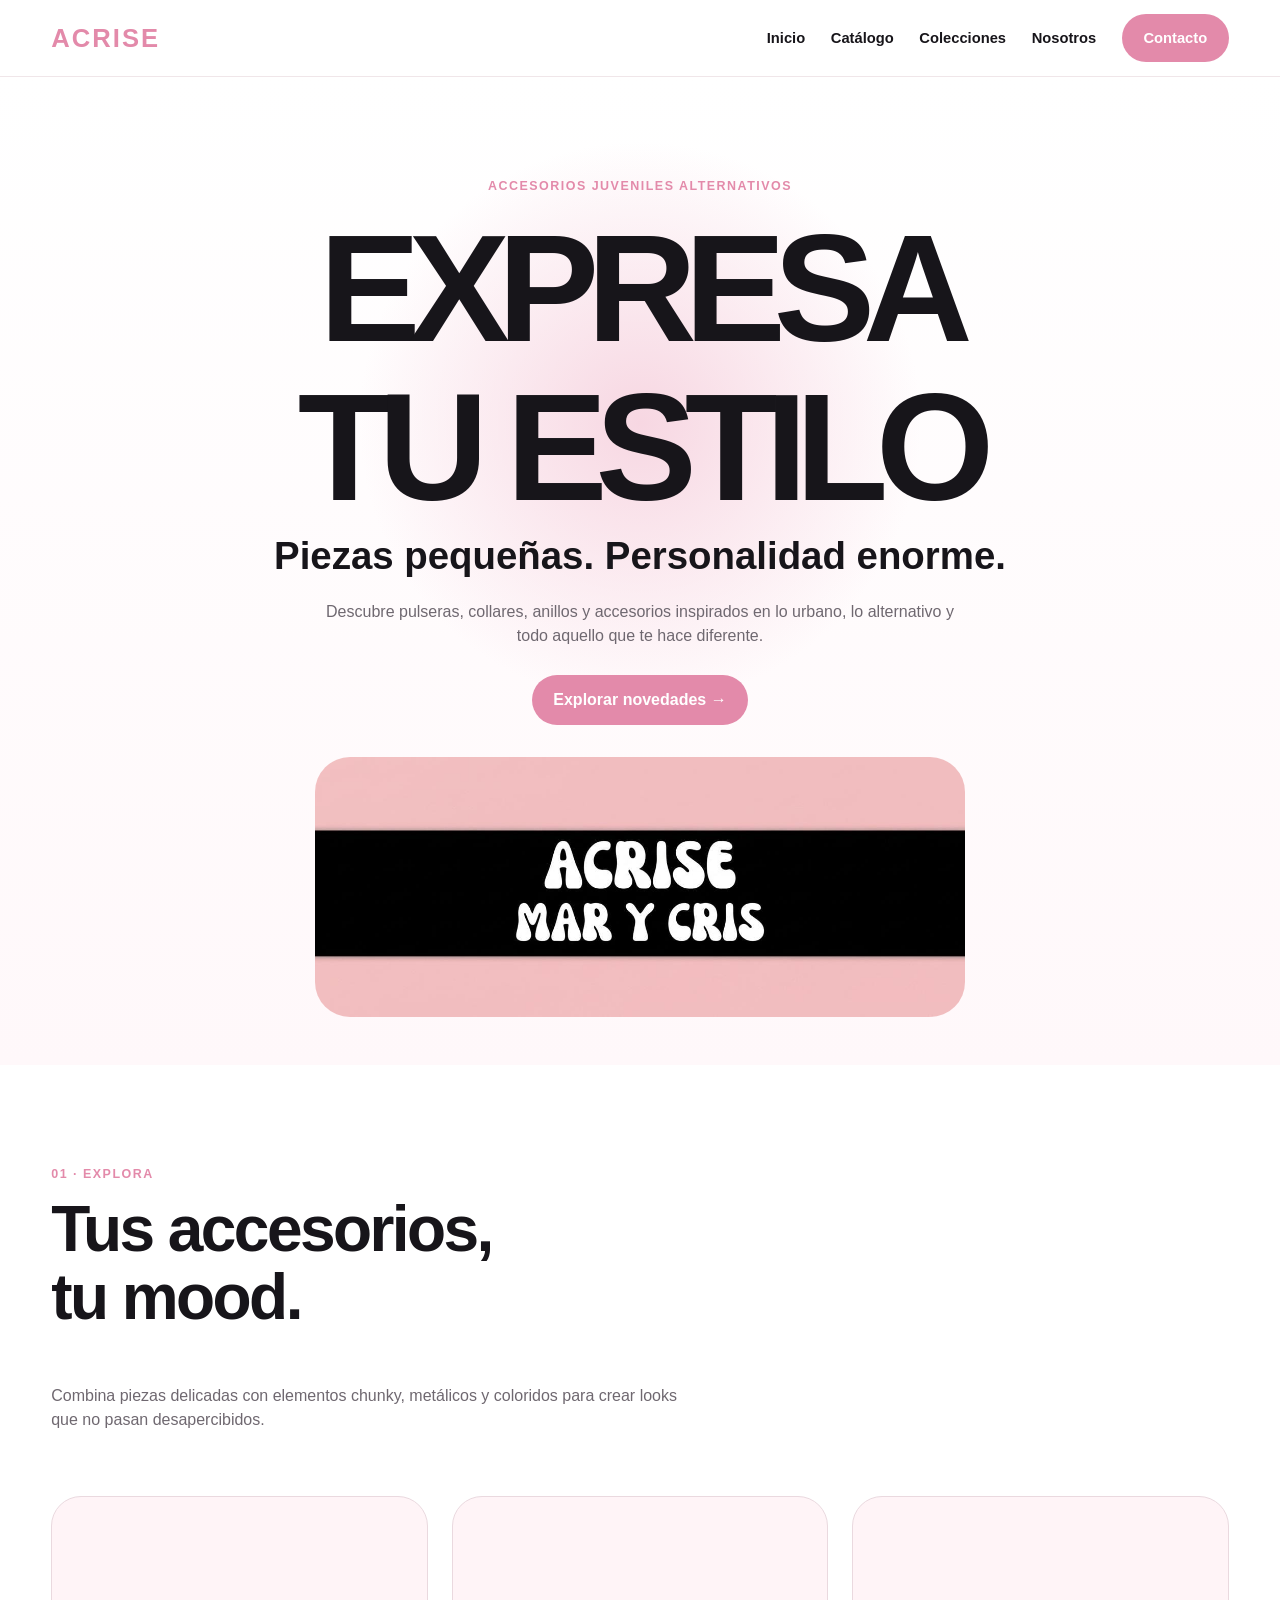
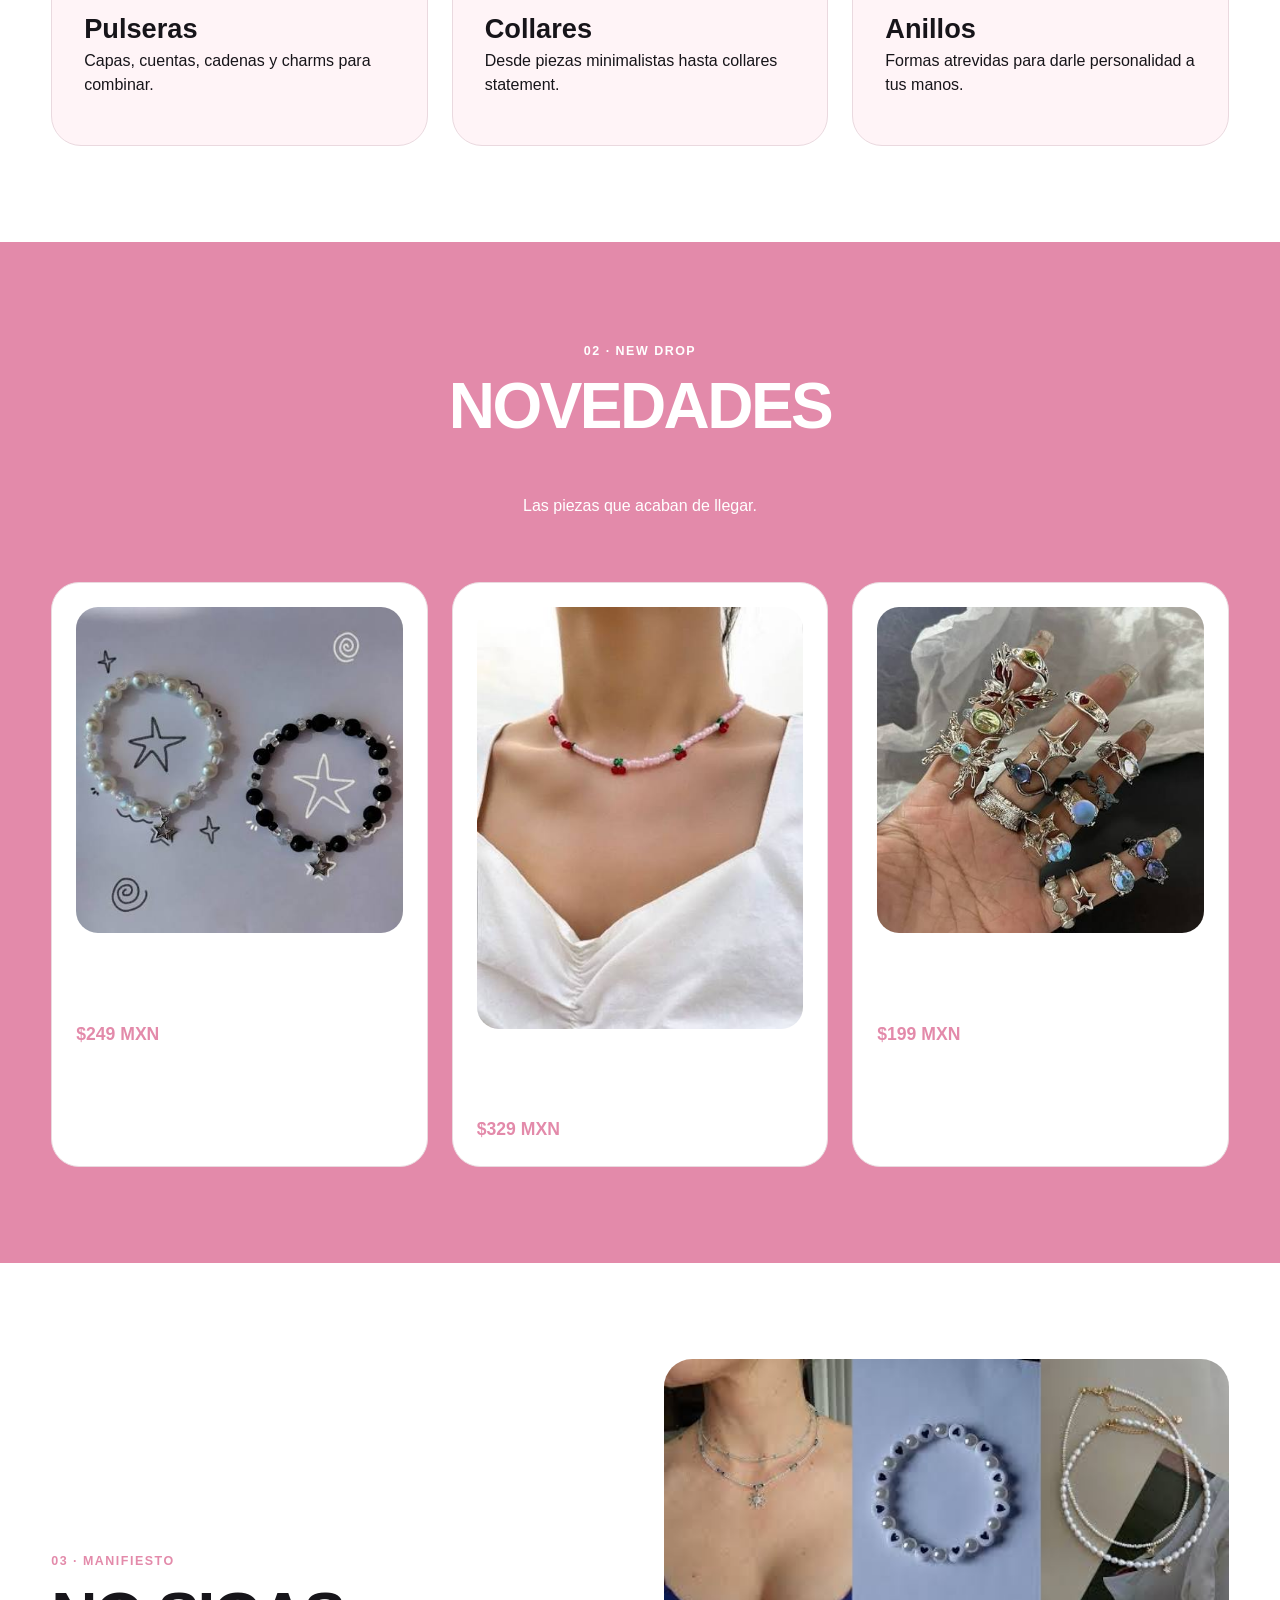
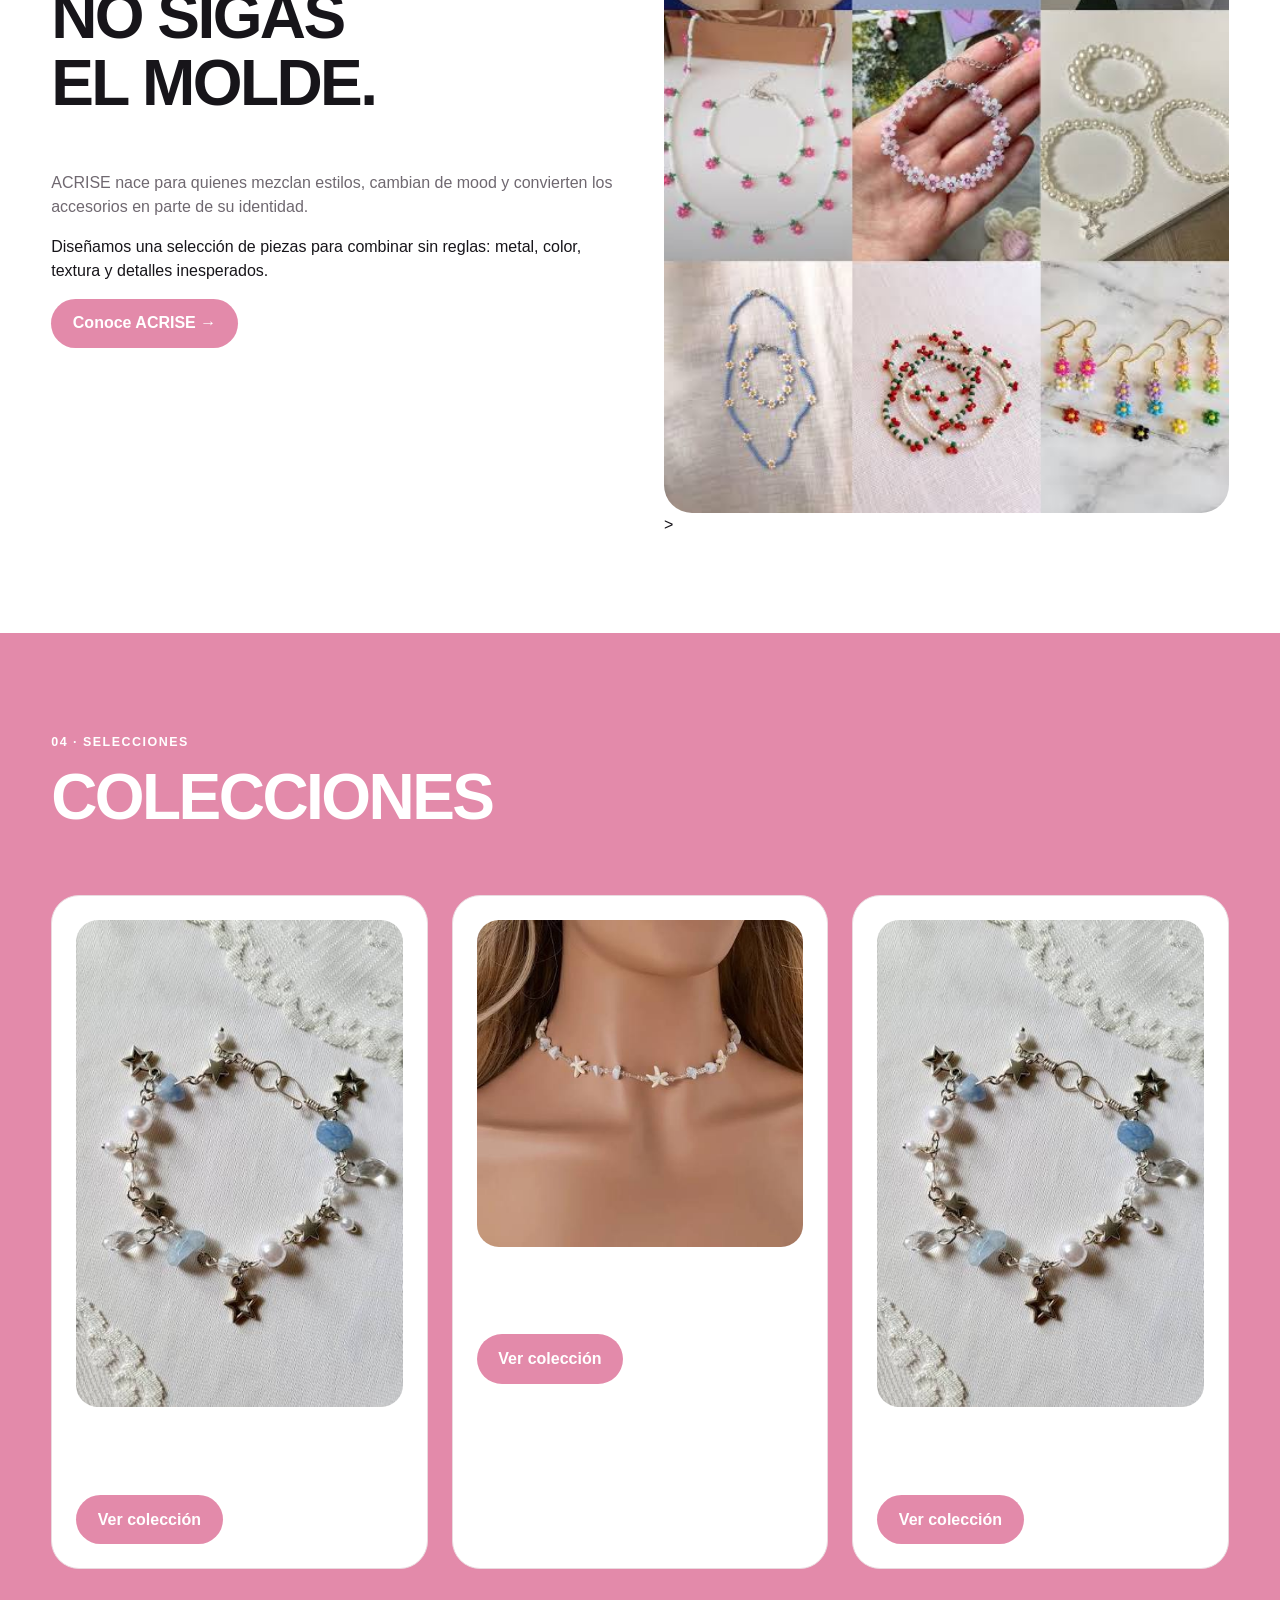
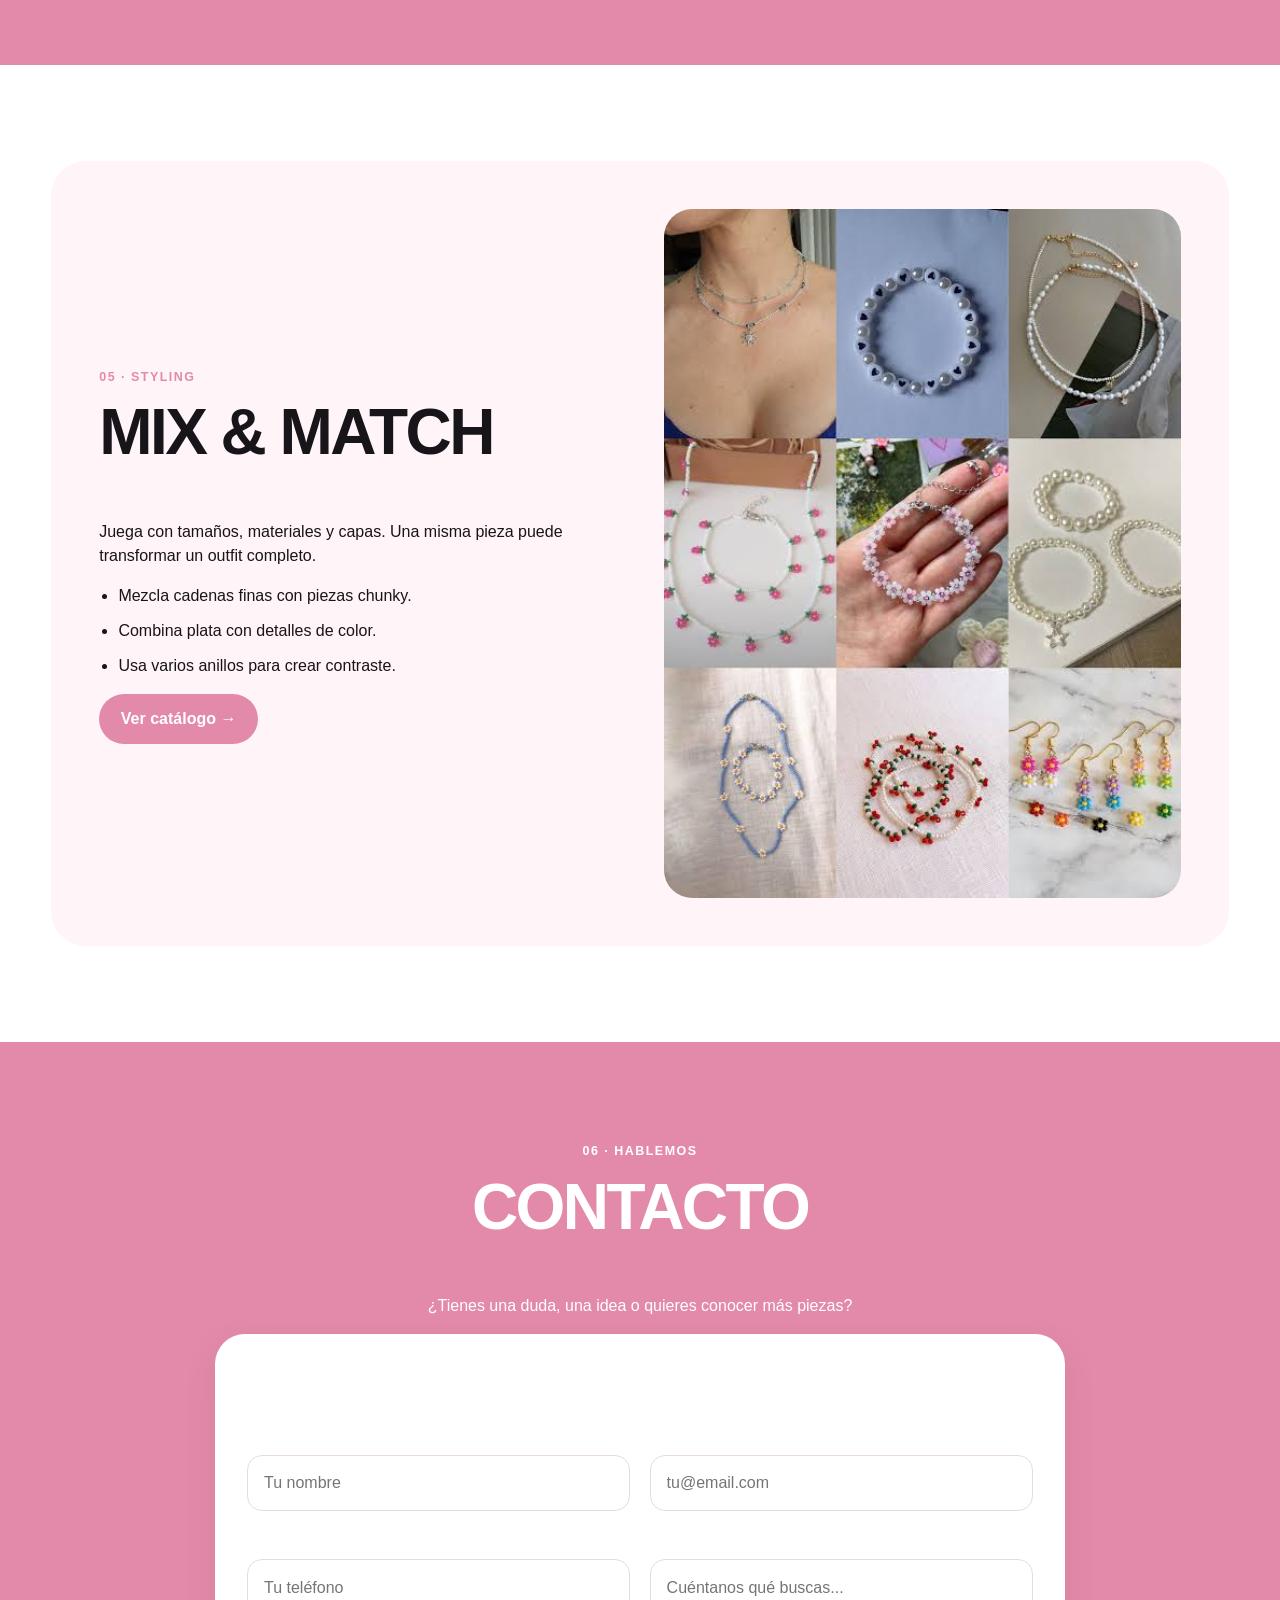
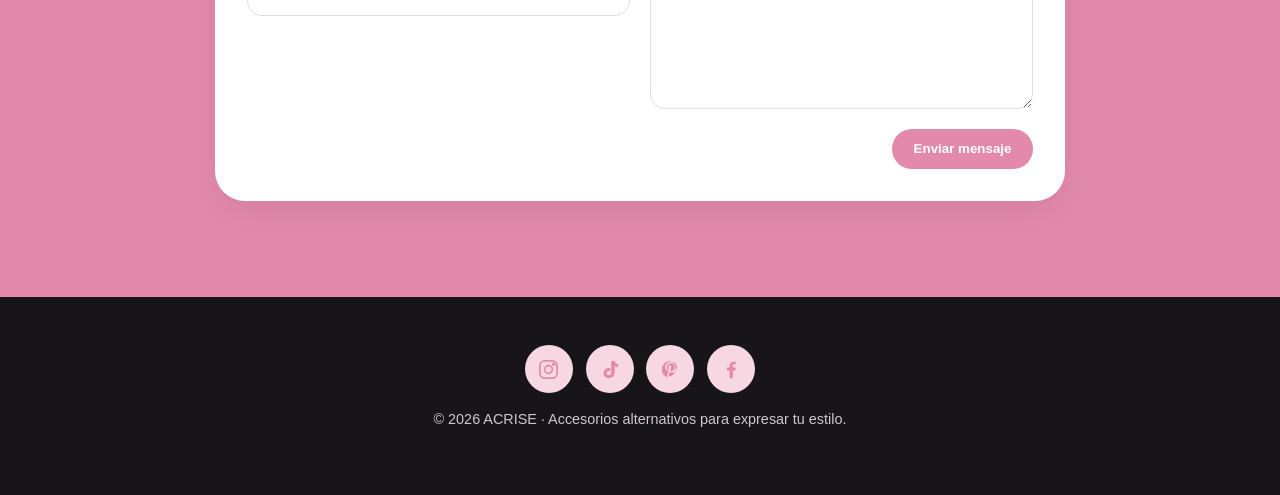
<file: proyecto/index.html>
<!DOCTYPE html>
<html lang="es">

<head>
    <meta charset="UTF-8">
    <meta name="viewport" content="width=device-width, initial-scale=1.0">

    <link rel="stylesheet" href="css/styles.css">

    <title>ACRISE | Accesorios Alternativos</title>
</head>

<body>

<header>

    <!-- ==================== NAVEGACIÓN ==================== -->

    <div class="nav-bg">

        <nav class="navegacion-principal contenedor">

            <a href="index.html" class="logo">
                ACRISE
            </a>

            <div class="menu">

                <a href="index.html">Inicio</a>

                <a href="catalogo.html">Catálogo</a>

                <a href="colecciones.html">Colecciones</a>

                <a href="nosotros.html">Nosotros</a>

                <a href="#contacto" class="boton">
                    Contacto
                </a>

            </div>

        </nav>

    </div>


    <!-- ==================== SECCIÓN 1 HERO ==================== -->

    <section class="hero">

        <div class="contenido-hero">

            <span class="etiqueta">
                Accesorios juveniles alternativos
            </span>

            <h1>
                EXPRESA<br>
                TU ESTILO
            </h1>

            <h2>
                Piezas pequeñas. Personalidad enorme.
            </h2>

            <p>
                Descubre pulseras, collares, anillos y accesorios
                inspirados en lo urbano, lo alternativo y todo aquello
                que te hace diferente.
            </p>

            <a href="#novedades" class="boton">
                Explorar novedades →
            </a>

            <!-- ESPACIO PARA IMAGEN -->

            <img
                src="img/hero..jpeg"
                alt="Accesorios juveniles alternativos"
                class="hero-img espacio-imagen"
            >

        </div>

    </section>


    <main>


        <!-- ==================== SECCIÓN 2 ==================== -->

        <section class="seccion" id="categorias">

            <div class="contenedor">

                <span class="etiqueta">
                    01 · Explora
                </span>

                <h2 class="titulo-seccion">
                    Tus accesorios,<br>
                    tu mood.
                </h2>

                <p class="subtitulo">
                    Combina piezas delicadas con elementos chunky,
                    metálicos y coloridos para crear looks que no
                    pasan desapercibidos.
                </p>


                <div class="grid-3 margen-arriba">


                    <article class="categoria">

                        <div>

                            <h3>
                                Pulseras
                            </h3>

                            <p>
                                Capas, cuentas, cadenas y charms
                                para combinar.
                            </p>

                        </div>

                    </article>


                    <article class="categoria">

                        <div>

                            <h3>
                                Collares
                            </h3>

                            <p>
                                Desde piezas minimalistas hasta
                                collares statement.
                            </p>

                        </div>

                    </article>


                    <article class="categoria">

                        <div>

                            <h3>
                                Anillos
                            </h3>

                            <p>
                                Formas atrevidas para darle
                                personalidad a tus manos.
                            </p>

                        </div>

                    </article>


                </div>

            </div>

        </section>



        <!-- ==================== SECCIÓN 3 ==================== -->

        <section class="seccion seccion-rosa" id="novedades">

            <div class="contenedor">

                <div class="texto-centro">

                    <span class="etiqueta etiqueta-blanca">
                        02 · New drop
                    </span>

                    <h2 class="titulo-seccion">
                        NOVEDADES
                    </h2>

                    <p>
                        Las piezas que acaban de llegar.
                    </p>

                </div>


                <div class="productos margen-arriba">


                    <article class="tarjeta">

                        <!-- ESPACIO PARA IMAGEN -->

                        <img
                            src="img/PULSERAS.jpg"
                            alt="Pulsera alternativa"
                            class="espacio-imagen"
                        >

                        <h3>
                            Pulse Rebel
                        </h3>

                        <p>
                            Cadena con cuentas y detalles metálicos.
                        </p>

                        <span class="precio">
                            $249 MXN
                        </span>

                    </article>



                    <article class="tarjeta">

                        <!-- ESPACIO PARA IMAGEN -->

                        <img
                            src="img/collar1.jpg"
                            alt="Collar alternativo"
                            class="espacio-imagen"
                        >

                        <h3>
                            Neon Chain
                        </h3>

                        <p>
                            Collar con detalles de color.
                        </p>

                        <span class="precio">
                            $329 MXN
                        </span>

                    </article>



                    <article class="tarjeta">

                        <!-- ESPACIO PARA IMAGEN -->

                     <img src="img/anillos1.jpg"
                            alt="Anillo alternativo"
                            class="espacio-imagen"
                        >

                        <h3>
                            Silver Chaos
                        </h3>

                        <p>
                            Anillo statement de acabado metálico.
                        </p>

                        <span class="precio">
                            $199 MXN
                        </span>

                    </article>


                </div>

            </div>

        </section>



        <!-- ==================== SECCIÓN 4 ==================== -->

        <section class="seccion" id="manifiesto">

            <div class="contenedor grid-2">

                <div>

                    <span class="etiqueta">
                        03 · Manifiesto
                    </span>

                    <h2 class="titulo-seccion">
                        NO SIGAS<br>
                        EL MOLDE.
                    </h2>

                    <p class="subtitulo">

                        ACRISE nace para quienes mezclan estilos,
                        cambian de mood y convierten los accesorios
                        en parte de su identidad.

                    </p>

                    <p>

                        Diseñamos una selección de piezas para
                        combinar sin reglas: metal, color,
                        textura y detalles inesperados.

                    </p>

                    <a href="nosotros.html" class="boton">
                        Conoce ACRISE →
                    </a>

                </div>


                <div>

                    <!-- ESPACIO PARA IMAGEN -->

                    <img
                    
                    src="img/COLLAGE PULSERAS.jpg"
                         alt="Collage de accesorios alternativos"
                        class="espacio-imagen"
>
                    >

                </div>

            </div>

        </section>



        <!-- ==================== SECCIÓN 5 ==================== -->

        <section class="seccion seccion-rosa" id="colecciones">

            <div class="contenedor">

                <span class="etiqueta etiqueta-blanca">
                    04 · Selecciones
                </span>

                <h2 class="titulo-seccion">
                    COLECCIONES
                </h2>


                <div class="grid-3 margen-arriba">


                    <article class="tarjeta">

                        <!-- ESPACIO PARA IMAGEN -->

                        <img
                            src="img/PULSERAS3.jpg"
                            alt="Colección urbana"
                            class="espacio-imagen"
                        >

                        <h3>
                            Urbana
                        </h3>

                        <p>
                            Metal, cadenas y energía nocturna.
                        </p>

                        <a href="colecciones.html" class="boton">
                            Ver colección
                        </a>

                    </article>



                    <article class="tarjeta">

                        <!-- ESPACIO PARA IMAGEN -->

                        <img
                            src="img/collar2.jpg"
                            alt="Colección Color Pop"
                            class="espacio-imagen"
                        >

                        <h3>
                            Color Pop
                        </h3>

                        <p>
                            Contrastes para looks más atrevidos.
                        </p>

                        <a href="colecciones.html" class="boton">
                            Ver colección
                        </a>

                    </article>



                    <article class="tarjeta">

                        <!-- ESPACIO PARA IMAGEN -->

                        <img
                            src="img/PULSERAS3.jpg"
                            alt="Colección Dark Mood"
                            class="espacio-imagen"
                        >

                        <h3>
                            Dark Mood
                        </h3>

                        <p>
                            Negro, plata y formas intensas.
                        </p>

                        <a href="colecciones.html" class="boton">
                            Ver colección
                        </a>

                    </article>


                </div>

            </div>

        </section>



        <!-- ==================== SECCIÓN 6 ==================== -->

        <section class="seccion" id="estilo">

            <div class="contenedor banner grid-2">

                <div>

                    <span class="etiqueta">
                        05 · Styling
                    </span>

                    <h2 class="titulo-seccion">
                        MIX & MATCH
                    </h2>

                    <p>

                        Juega con tamaños, materiales y capas.
                        Una misma pieza puede transformar un
                        outfit completo.

                    </p>


                    <ul class="lista">

                        <li>
                            Mezcla cadenas finas con piezas chunky.
                        </li>

                        <li>
                            Combina plata con detalles de color.
                        </li>

                        <li>
                            Usa varios anillos para crear contraste.
                        </li>

                    </ul>


                    <a href="catalogo.html" class="boton">
                        Ver catálogo →
                    </a>

                </div>


                <div>

                    <!-- ESPACIO PARA IMAGEN -->

                    <img
                        src="img/COLLAGE PULSERAS.jpg"
                        alt="Ideas para combinar accesorios"
                        class="espacio-imagen"
                    >

                </div>

            </div>

        </section>



        <!-- ==================== FORMULARIO ==================== -->

        <section class="seccion seccion-rosa" id="contacto">

            <div class="contenedor">

                <div class="texto-centro">

                    <span class="etiqueta etiqueta-blanca">
                        06 · Hablemos
                    </span>

                    <h2 class="titulo-seccion">
                        CONTACTO
                    </h2>

                    <p>
                        ¿Tienes una duda, una idea o quieres
                        conocer más piezas?
                    </p>

                </div>


                <form
                    action="#"
                    method="post"
                    class="formulario margen-arriba"
                >

                    <fieldset>

                        <legend>
                            Escríbenos
                        </legend>


                        <div class="contenedor-campos">


                            <div class="campo">

                                <label for="nombre">
                                    Nombre
                                </label>

                                <input
                                    id="nombre"
                                    name="nombre"
                                    class="input-text"
                                    type="text"
                                    placeholder="Tu nombre"
                                    required
                                >

                            </div>



                            <div class="campo">

                                <label for="correo">
                                    Correo
                                </label>

                                <input
                                    id="correo"
                                    name="correo"
                                    class="input-text"
                                    type="email"
                                    placeholder="tu@email.com"
                                    required
                                >

                            </div>



                            <div class="campo">

                                <label for="telefono">
                                    Teléfono
                                </label>

                                <input
                                    id="telefono"
                                    name="telefono"
                                    class="input-text"
                                    type="tel"
                                    placeholder="Tu teléfono"
                                >

                            </div>



                            <div class="campo">

                                <label for="mensaje">
                                    Mensaje
                                </label>

                                <textarea
                                    id="mensaje"
                                    name="mensaje"
                                    class="input-text"
                                    placeholder="Cuéntanos qué buscas..."
                                    required
                                ></textarea>

                            </div>



                            <div class="enviar">

                                <input
                                    type="submit"
                                    class="boton"
                                    value="Enviar mensaje"
                                >

                            </div>


                        </div>

                    </fieldset>

                </form>

            </div>

        </section>


    </main>



    <!-- ==================== FOOTER ==================== -->

    <footer>

        <div class="redes">


            <!-- INSTAGRAM -->

            <a
                class="iconos"
                href="https://www.instagram.com/acrise.m_c?igsh=amtjcXp2eW53dGZl"
                target="_blank"
                rel="noopener"
                aria-label="Instagram"
            >

                <svg
                    viewBox="0 0 24 24"
                    fill="none"
                    stroke="currentColor"
                    stroke-width="1.8"
                >

                    <rect
                        x="3"
                        y="3"
                        width="18"
                        height="18"
                        rx="5"
                    />

                    <circle
                        cx="12"
                        cy="12"
                        r="4"
                    />

                    <circle
                        cx="17.5"
                        cy="6.5"
                        r="1"
                    />

                </svg>

            </a>



            <!-- TIKTOK -->

            <a
                class="iconos"
                href="https://www.tiktok.com/@acrise.m_c?_r=1&_t=ZS-99kxvsCXmho"
                target="_blank"
                rel="noopener"
                aria-label="TikTok"
            >

                <svg
                    viewBox="0 0 24 24"
                    fill="currentColor"
                >

                    <path d="M14.5 3h3.1c.35 1.7 1.3 3 3.4 3.5v3.1c-1.4-.1-2.6-.5-3.6-1.2v6.4c0 4-2.8 6.2-6.2 6.2-3.1 0-5.4-2.1-5.4-5.1 0-3.2 2.6-5.4 5.9-5.4.4 0 .8 0 1.2.1v3.1c-.4-.1-.8-.2-1.2-.2-1.4 0-2.7.9-2.7 2.3 0 1.2.9 2.1 2.2 2.1 1.6 0 2.5-1 2.5-3V3z"/>

                </svg>

            </a>



            <!-- PINTEREST -->

            <a
                class="iconos"
                href="https://pin.it/3vZ4E8Hnh"
                target="_blank"
                rel="noopener"
                aria-label="Pinterest"
            >

                <svg
                    viewBox="0 0 24 24"
                    fill="currentColor"
                >

                    <path d="M12 3a9 9 0 0 0-3.3 17.37c-.08-1.48 0-3.26.38-4.68l1.08-4.56s-.27-.55-.27-1.36c0-1.28.74-2.24 1.67-2.24.79 0 1.17.59 1.17 1.3 0 .79-.5 1.96-.76 3.05-.22.91.46 1.65 1.36 1.65 1.63 0 2.88-1.72 2.88-4.2 0-2.2-1.58-3.74-3.84-3.74-2.62 0-4.16 1.97-4.16 4 0 .79.3 1.64.69 2.1.08.1.09.19.07.29l-.26 1.06c-.04.17-.14.21-.32.13-1.18-.55-1.91-2.27-1.91-3.65 0-2.97 2.16-5.7 6.23-5.7 3.27 0 5.82 2.33 5.82 5.45 0 3.25-2.05 5.87-4.9 5.87-.96 0-1.86-.5-2.17-1.1l-.59 2.24c-.21.81-.77 1.83-1.15 2.45.86.26 1.77.4 2.72.4A9 9 0 0 0 12 3z"/>

                </svg>

            </a>



            <!-- FACEBOOK -->

            <a
                class="iconos"
                href="https://www.facebook.com/share/19QEhTfT7v/"
                target="_blank"
                rel="noopener"
                aria-label="Facebook"
            >

                <svg
                    viewBox="0 0 24 24"
                    fill="currentColor"
                >

                    <path d="M13.4 21v-8h2.7l.4-3h-3.1V8.1c0-.87.24-1.46 1.5-1.46h1.7V4a22 22 0 0 0-2.48-.13c-2.45 0-4.13 1.5-4.13 4.26V10H7.2v3h2.8v8h3.4z"/>

                </svg>

            </a>


        </div>


        <p>
            © 2026 ACRISE · Accesorios alternativos para expresar tu estilo.
        </p>

    </footer>


</header>

</body>
</html>
</file>
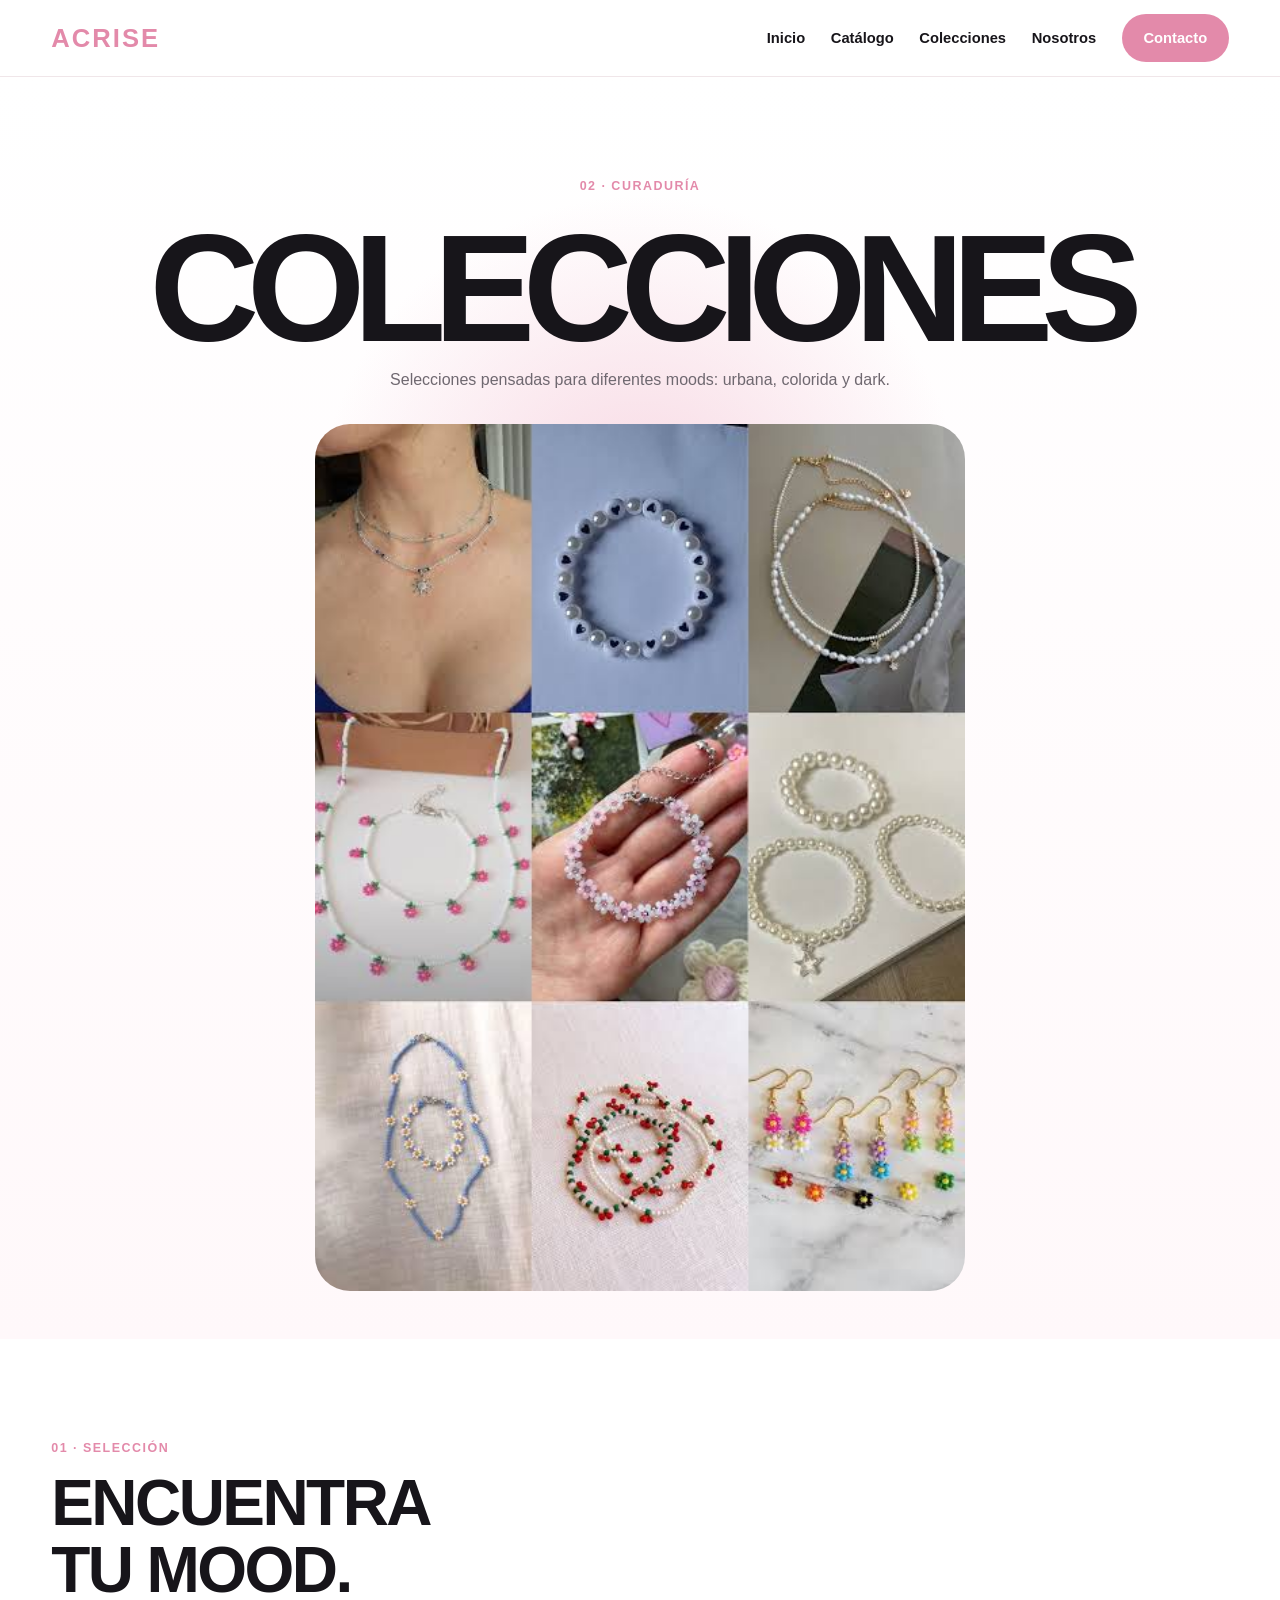
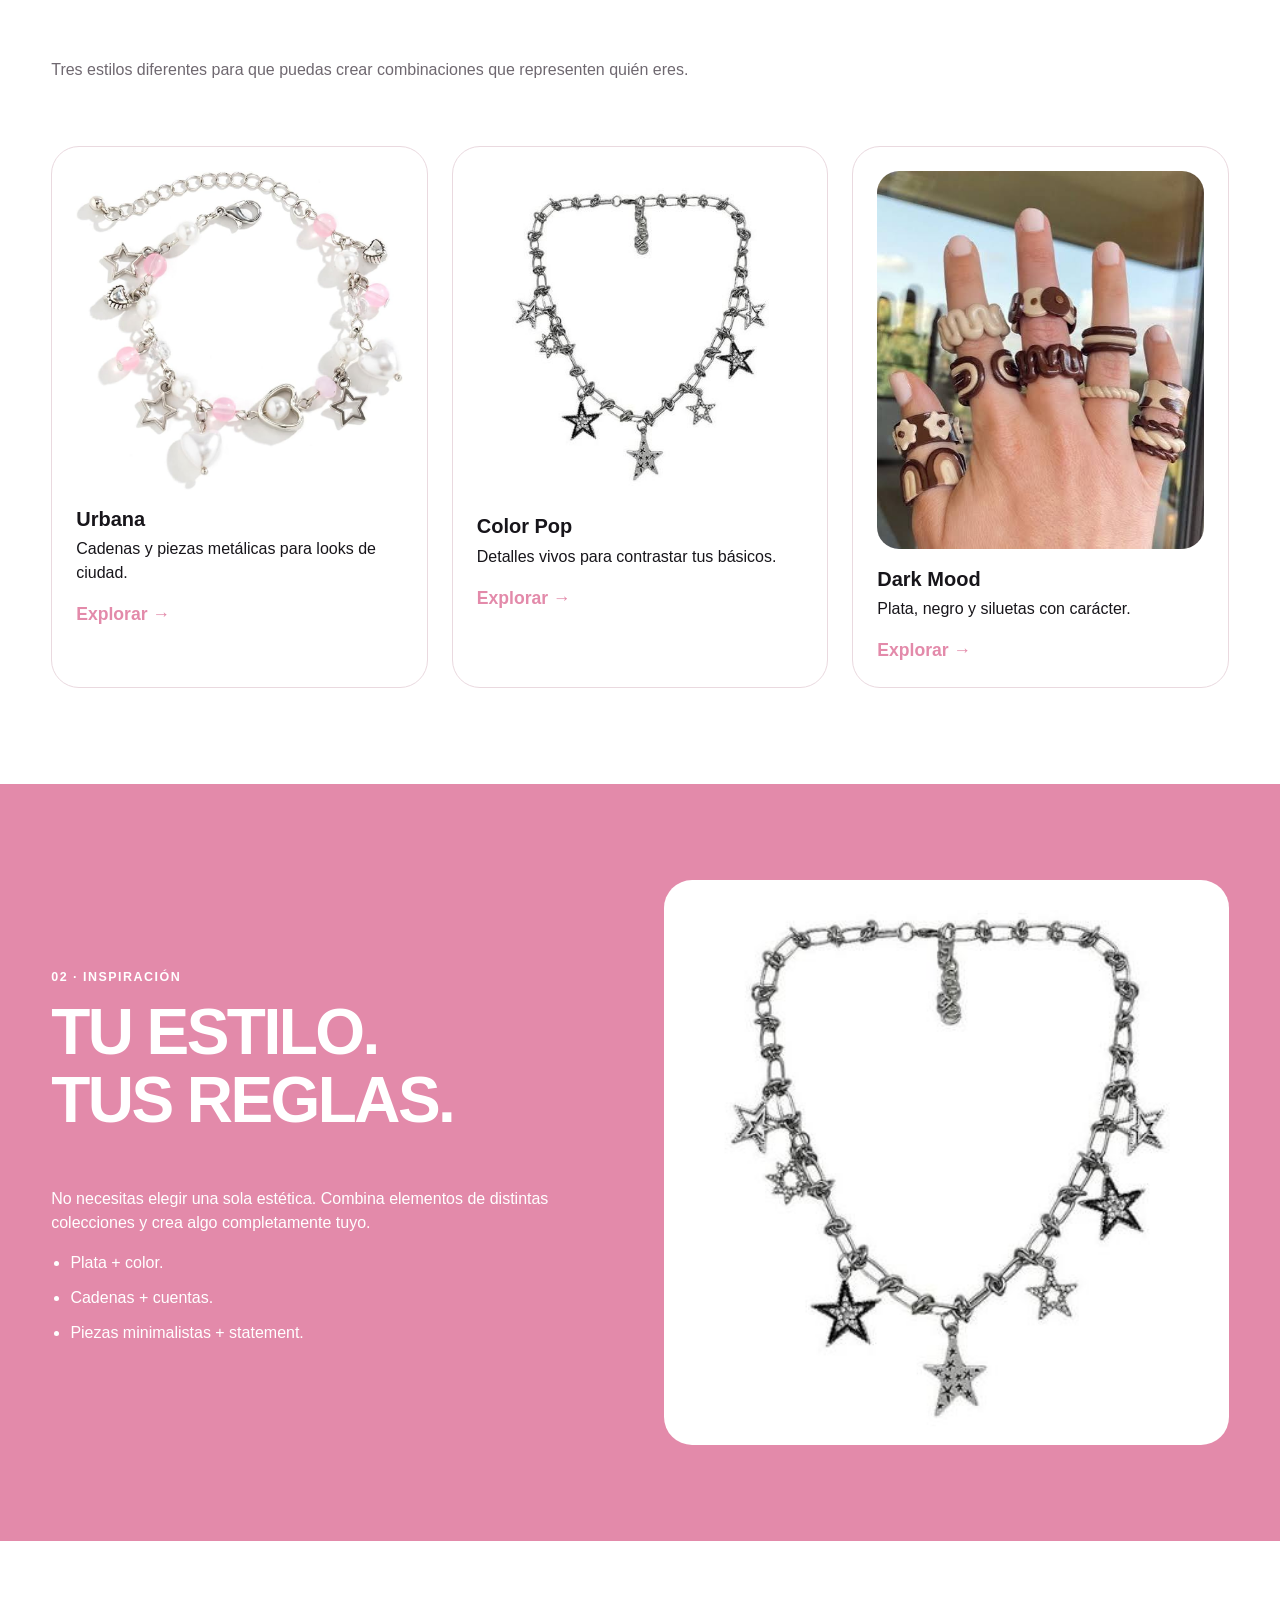
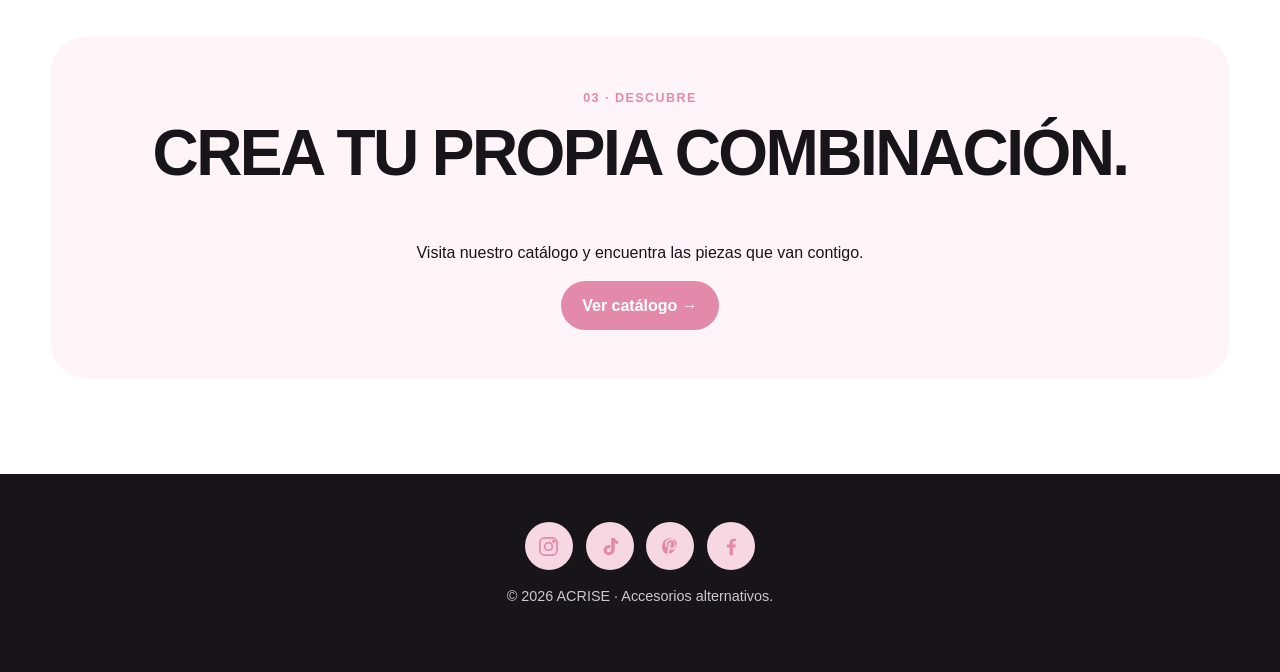
<file: proyecto/colecciones.html>
<!DOCTYPE html>
<html lang="es">

<head>

    <meta charset="UTF-8">

    <meta
        name="viewport"
        content="width=device-width, initial-scale=1.0"
    >

    <link
        rel="stylesheet"
        href="css/styles.css"
    >

    <title>ACRISE | Colecciones</title>

</head>

<body>

<header>


    <!-- ================= NAVEGACIÓN ================= -->

    <div class="nav-bg">

        <nav class="navegacion-principal contenedor">

            <a
                href="index.html"
                class="logo"
            >
                ACRISE
            </a>


            <div class="menu">

                <a href="index.html">
                    Inicio
                </a>

                <a href="catalogo.html">
                    Catálogo
                </a>

                <a href="colecciones.html">
                    Colecciones
                </a>

                <a href="nosotros.html">
                    Nosotros
                </a>

                <a
                    href="index.html#contacto"
                    class="boton"
                >
                    Contacto
                </a>

            </div>

        </nav>

    </div>



    <!-- ================= SECCIÓN 1 ================= -->

    <section class="hero">

        <div class="contenido-hero">

            <span class="etiqueta">
                02 · Curaduría
            </span>

            <h1>
                COLECCIONES
            </h1>

            <p>

                Selecciones pensadas para diferentes moods:
                urbana, colorida y dark.

            </p>


            <!-- ESPACIO PARA IMAGEN -->

            <img
                src="img/COLLAGE PULSERAS.jpg"
                alt="Colecciones ACRISE"
                class="hero-img espacio-imagen"
            >

        </div>

    </section>



    <main>


        <!-- ================= SECCIÓN 2 ================= -->

        <section class="seccion">

            <div class="contenedor">

                <span class="etiqueta">
                    01 · Selección
                </span>

                <h2 class="titulo-seccion">
                    ENCUENTRA<br>
                    TU MOOD.
                </h2>

                <p class="subtitulo">

                    Tres estilos diferentes para que puedas
                    crear combinaciones que representen quién eres.

                </p>


                <div class="productos margen-arriba">


                    <!-- URBANA -->

                    <article class="tarjeta">

                        <img
                            src="img/PULSERAS4.jpg"
                            alt="Colección Urbana"
                            class="espacio-imagen"
                        >

                        <h3>
                            Urbana
                        </h3>

                        <p>
                            Cadenas y piezas metálicas para
                            looks de ciudad.
                        </p>

                        <span class="precio">
                            Explorar →
                        </span>

                    </article>



                    <!-- COLOR -->

                    <article class="tarjeta">

                        <img
                            src="img/collares3.jpg"
                            alt="Colección Color Pop"
                            class="espacio-imagen"
                        >

                        <h3>
                            Color Pop
                        </h3>

                        <p>
                            Detalles vivos para contrastar
                            tus básicos.
                        </p>

                        <span class="precio">
                            Explorar →
                        </span>

                    </article>



                    <!-- DARK -->

                    <article class="tarjeta">

                        <img
                            src="img/anillos4.jpg"
                            alt="Colección Dark Mood"
                            class="espacio-imagen"
                        >

                        <h3>
                            Dark Mood
                        </h3>

                        <p>
                            Plata, negro y siluetas con carácter.
                        </p>

                        <span class="precio">
                            Explorar →
                        </span>

                    </article>


                </div>

            </div>

        </section>



        <!-- ================= SECCIÓN 3 ================= -->

        <section class="seccion seccion-rosa">

            <div class="contenedor grid-2">

                <div>

                    <span class="etiqueta etiqueta-blanca">
                        02 · Inspiración
                    </span>

                    <h2 class="titulo-seccion">
                        TU ESTILO.<br>
                        TUS REGLAS.
                    </h2>

                    <p>

                        No necesitas elegir una sola estética.
                        Combina elementos de distintas colecciones
                        y crea algo completamente tuyo.

                    </p>


                    <ul class="lista">

                        <li>
                            Plata + color.
                        </li>

                        <li>
                            Cadenas + cuentas.
                        </li>

                        <li>
                            Piezas minimalistas + statement.
                        </li>

                    </ul>

                </div>


                <div>

                    <!-- ESPACIO PARA IMAGEN -->

                    <img
                        src="img/collares3.jpg"
                        alt="Inspiración de colecciones"
                        class="espacio-imagen"
                    >

                </div>

            </div>

        </section>



        <!-- ================= CIERRE ================= -->

        <section class="seccion">

            <div class="contenedor banner texto-centro">

                <span class="etiqueta">
                    03 · Descubre
                </span>

                <h2 class="titulo-seccion">
                    CREA TU PROPIA COMBINACIÓN.
                </h2>

                <p>

                    Visita nuestro catálogo y encuentra
                    las piezas que van contigo.

                </p>

                <a
                    href="catalogo.html"
                    class="boton"
                >
                    Ver catálogo →
                </a>

            </div>

        </section>


    </main>



    <!-- ================= FOOTER ================= -->

    <footer>

        <div class="redes">

            <!-- INSTAGRAM -->

            <a
                class="iconos"
                href="https://www.instagram.com/acrise.m_c?igsh=amtjcXp2eW53dGZl"
                target="_blank"
                aria-label="Instagram"
            >

                <svg
                    viewBox="0 0 24 24"
                    fill="none"
                    stroke="currentColor"
                    stroke-width="1.8"
                >

                    <rect
                        x="3"
                        y="3"
                        width="18"
                        height="18"
                        rx="5"
                    />

                    <circle
                        cx="12"
                        cy="12"
                        r="4"
                    />

                    <circle
                        cx="17.5"
                        cy="6.5"
                        r="1"
                    />

                </svg>

            </a>



            <!-- TIKTOK -->

            <a
                class="iconos"
                href="https://www.tiktok.com/@acrise.m_c?_r=1&_t=ZS-99kxvsCXmho"
                target="_blank"
                aria-label="TikTok"
            >

                <svg
                    viewBox="0 0 24 24"
                    fill="currentColor"
                >

                    <path d="M14.5 3h3.1c.35 1.7 1.3 3 3.4 3.5v3.1c-1.4-.1-2.6-.5-3.6-1.2v6.4c0 4-2.8 6.2-6.2 6.2-3.1 0-5.4-2.1-5.4-5.1 0-3.2 2.6-5.4 5.9-5.4.4 0 .8 0 1.2.1v3.1c-.4-.1-.8-.2-1.2-.2-1.4 0-2.7.9-2.7 2.3 0 1.2.9 2.1 2.2 2.1 1.6 0 2.5-1 2.5-3V3z"/>

                </svg>

            </a>



            <!-- PINTEREST -->

            <a
                class="iconos"
                href="https://pin.it/3vZ4E8Hnh"
                target="_blank"
                aria-label="Pinterest"
            >

                <svg
                    viewBox="0 0 24 24"
                    fill="currentColor"
                >

                    <path d="M12 3a9 9 0 0 0-3.3 17.37c-.08-1.48 0-3.26.38-4.68l1.08-4.56s-.27-.55-.27-1.36c0-1.28.74-2.24 1.67-2.24.79 0 1.17.59 1.17 1.3 0 .79-.5 1.96-.76 3.05-.22.91.46 1.65 1.36 1.65 1.63 0 2.88-1.72 2.88-4.2 0-2.2-1.58-3.74-3.84-3.74-2.62 0-4.16 1.97-4.16 4 0 .79.3 1.64.69 2.1.08.1.09.19.07.29l-.26 1.06c-.04.17-.14.21-.32.13-1.18-.55-1.91-2.27-1.91-3.65 0-2.97 2.16-5.7 6.23-5.7 3.27 0 5.82 2.33 5.82 5.45 0 3.25-2.05 5.87-4.9 5.87-.96 0-1.86-.5-2.17-1.1l-.59 2.24c-.21.81-.77 1.83-1.15 2.45.86.26 1.77.4 2.72.4A9 9 0 0 0 12 3z"/>

                </svg>

            </a>



            <!-- FACEBOOK -->

            <a
                class="iconos"
                href="https://www.facebook.com/share/19QEhTfT7v/"
                target="_blank"
                aria-label="Facebook"
            >

                <svg
                    viewBox="0 0 24 24"
                    fill="currentColor"
                >

                    <path d="M13.4 21v-8h2.7l.4-3h-3.1V8.1c0-.87.24-1.46 1.5-1.46h1.7V4a22 22 0 0 0-2.48-.13c-2.45 0-4.13 1.5-4.13 4.26V10H7.2v3h2.8v8h3.4z"/>

                </svg>

            </a>

        </div>


        <p>
            © 2026 ACRISE · Accesorios alternativos.
        </p>

    </footer>


</header>

</body>
</html>
</file>
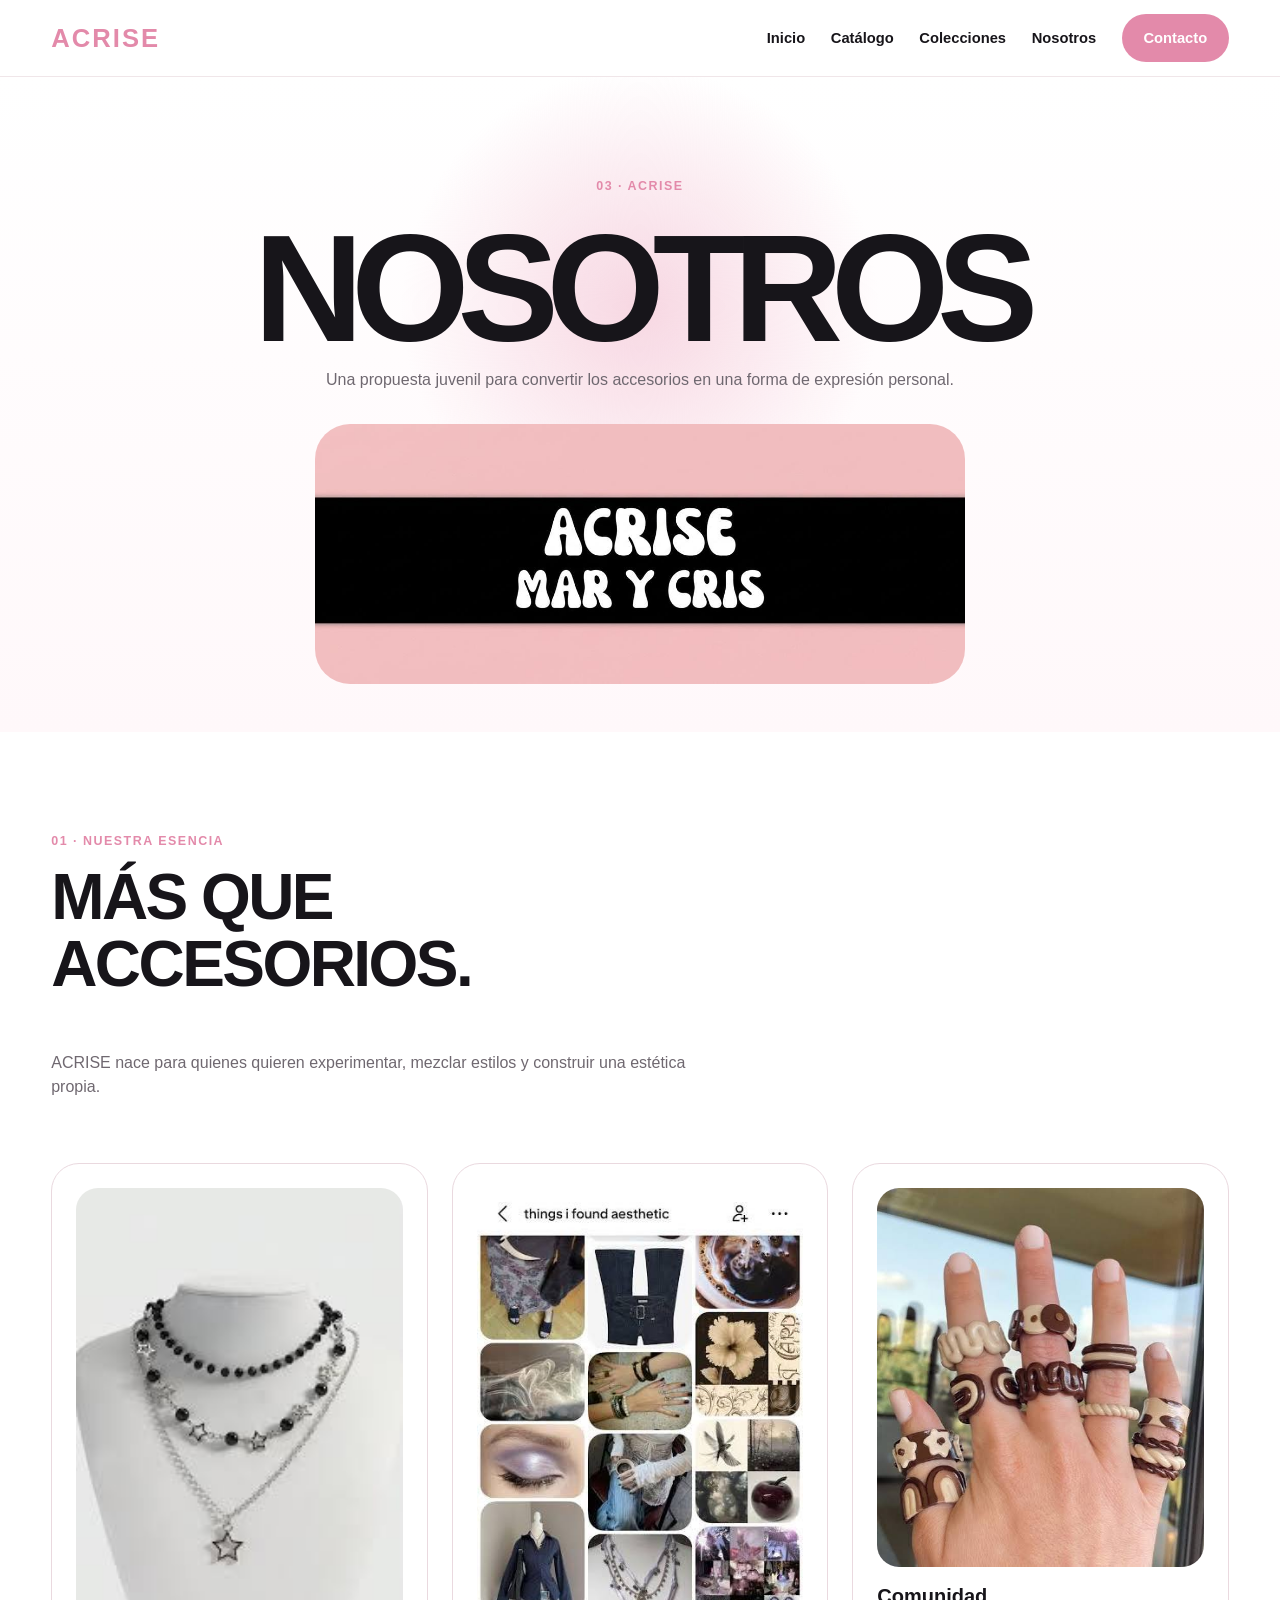
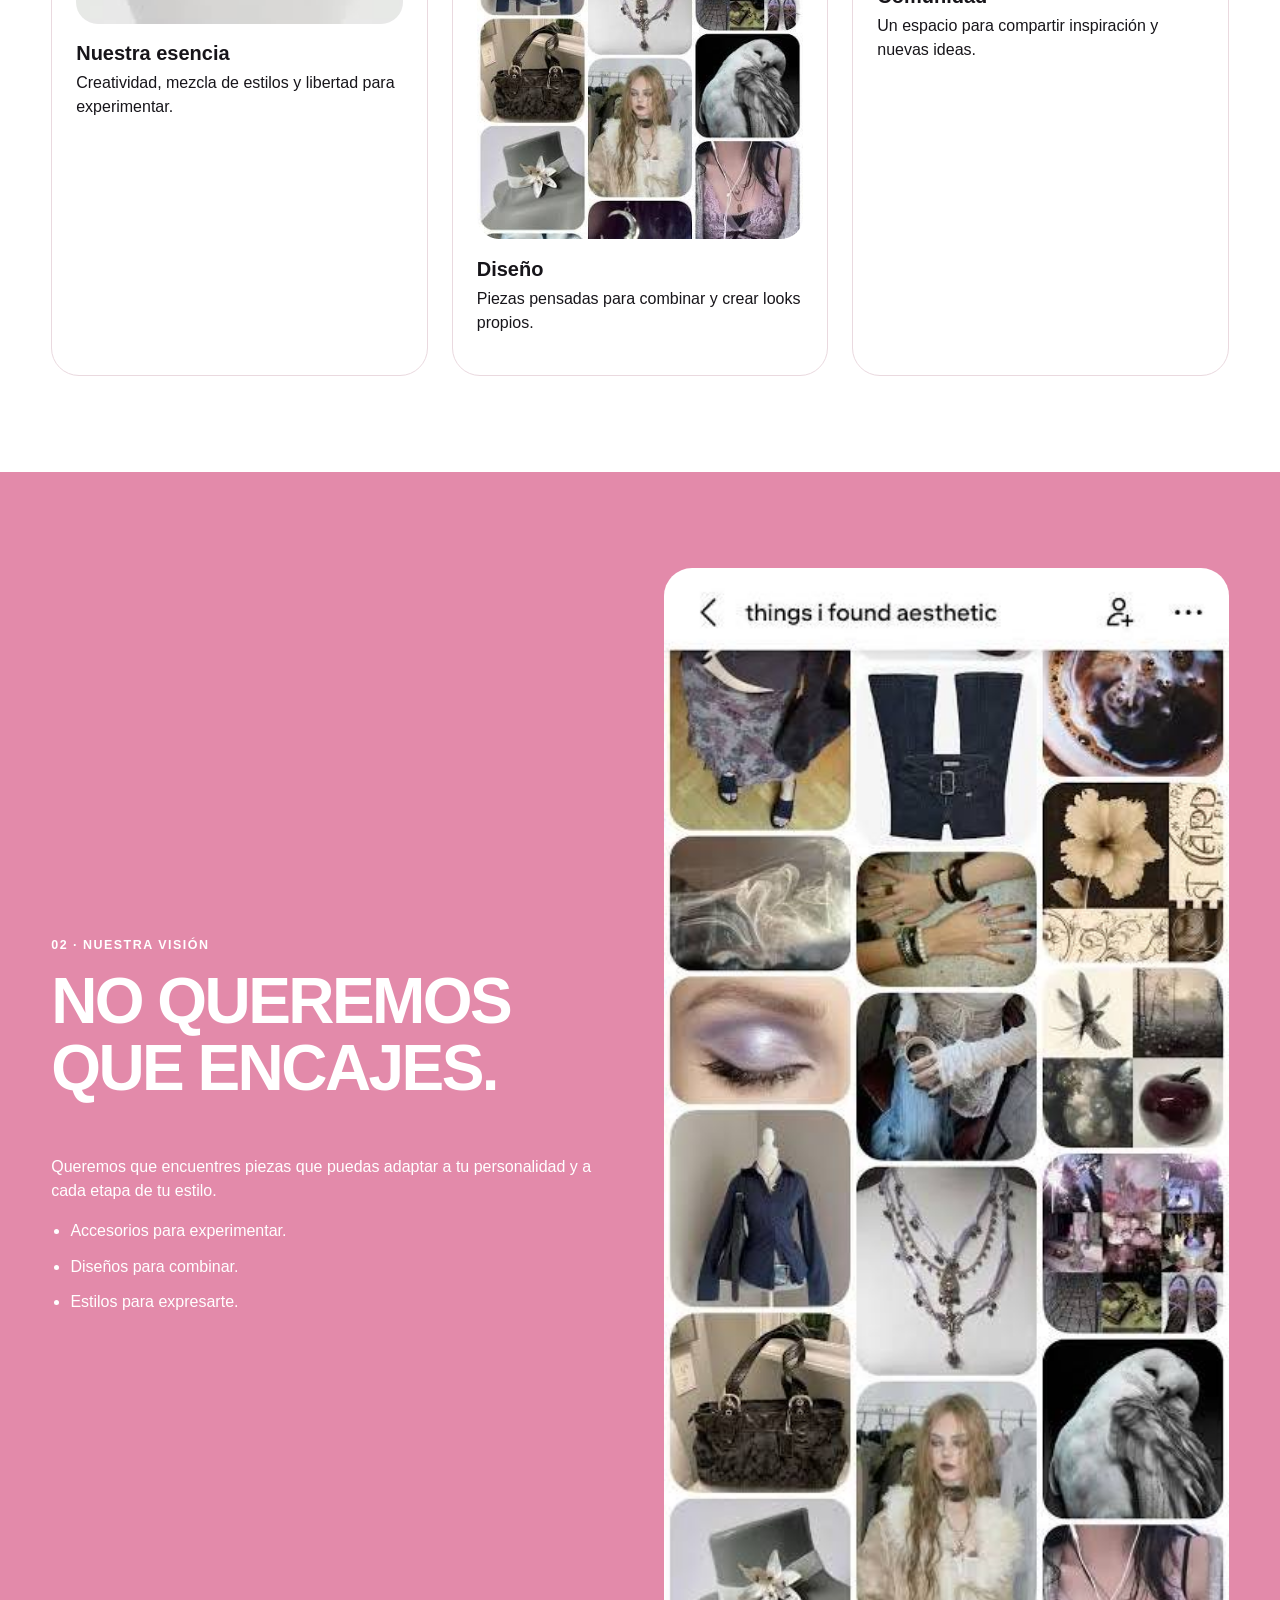
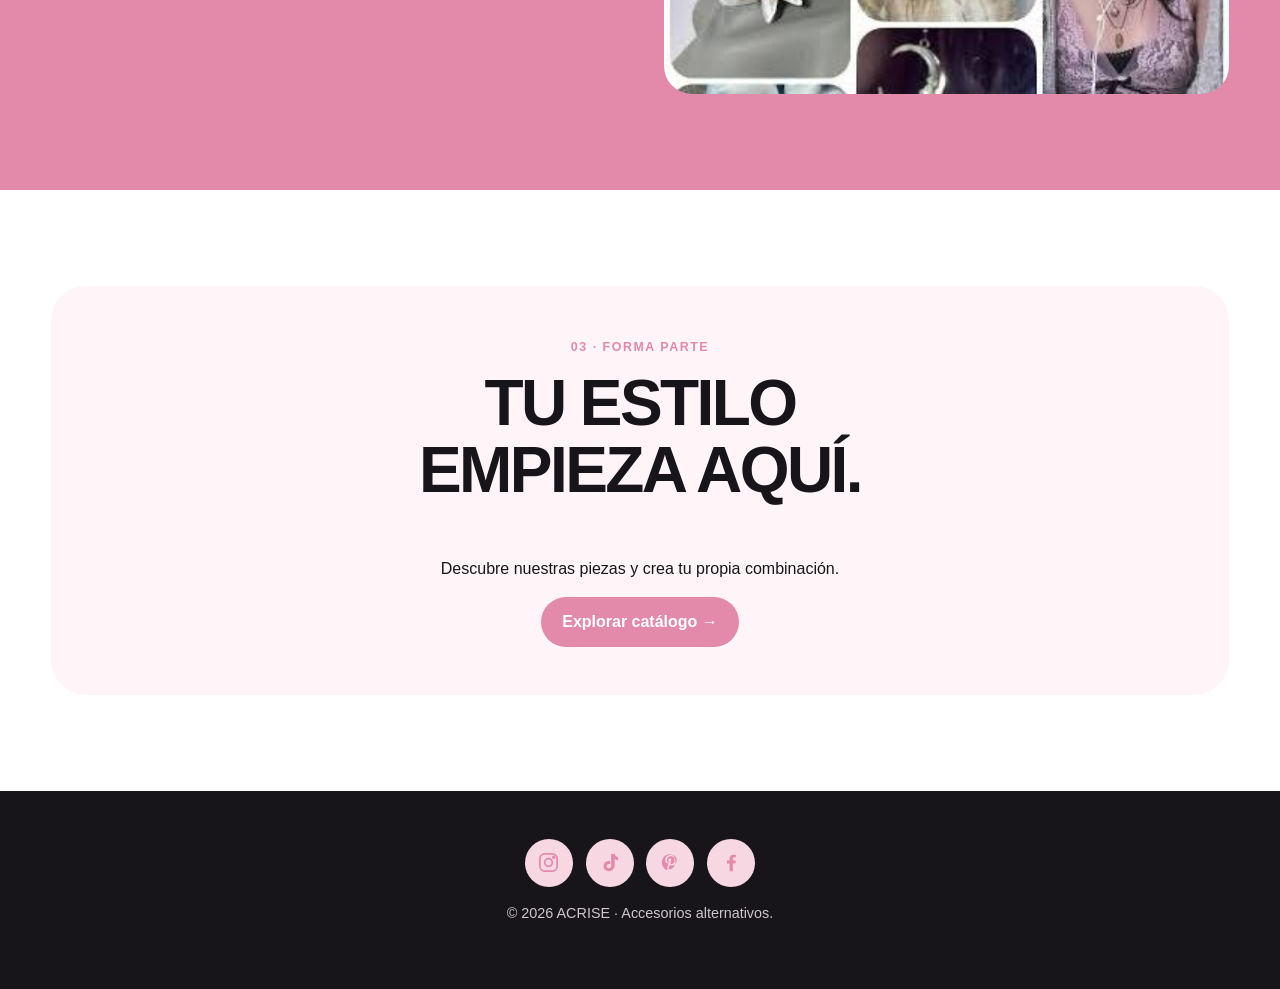
<file: proyecto/nosotros.html>
<!DOCTYPE html>
<html lang="es">

<head>

    <meta charset="UTF-8">

    <meta
        name="viewport"
        content="width=device-width, initial-scale=1.0"
    >

    <link
        rel="stylesheet"
        href="css/styles.css"
    >

    <title>ACRISE | Nosotros</title>

</head>

<body>

<header>


    <!-- ================= NAVEGACIÓN ================= -->

    <div class="nav-bg">

        <nav class="navegacion-principal contenedor">

            <a
                href="index.html"
                class="logo"
            >
                ACRISE
            </a>


            <div class="menu">

                <a href="index.html">
                    Inicio
                </a>

                <a href="catalogo.html">
                    Catálogo
                </a>

                <a href="colecciones.html">
                    Colecciones
                </a>

                <a href="nosotros.html">
                    Nosotros
                </a>

                <a
                    href="index.html#contacto"
                    class="boton"
                >
                    Contacto
                </a>

            </div>

        </nav>

    </div>



    <!-- ================= SECCIÓN 1 ================= -->

    <section class="hero">

        <div class="contenido-hero">

            <span class="etiqueta">
                03 · ACRISE
            </span>

            <h1>
                NOSOTROS
            </h1>

            <p>

                Una propuesta juvenil para convertir
                los accesorios en una forma de expresión personal.

            </p>


            <!-- ESPACIO PARA IMAGEN -->

            <img
                src="img/hero..jpeg"
                alt="ACRISE accesorios"
                class="hero-img espacio-imagen"
            >

        </div>

    </section>



    <main>


        <!-- ================= SECCIÓN 2 ================= -->

        <section class="seccion">

            <div class="contenedor">

                <span class="etiqueta">
                    01 · Nuestra esencia
                </span>

                <h2 class="titulo-seccion">
                    MÁS QUE<br>
                    ACCESORIOS.
                </h2>

                <p class="subtitulo">

                    ACRISE nace para quienes quieren experimentar,
                    mezclar estilos y construir una estética propia.

                </p>


                <div class="productos margen-arriba">


                    <article class="tarjeta">

                        <img
                            src="img/accesorios2.jpg"
                            alt="Nuestra esencia"
                            class="espacio-imagen"
                        >

                        <h3>
                            Nuestra esencia
                        </h3>

                        <p>

                            Creatividad, mezcla de estilos
                            y libertad para experimentar.

                        </p>

                    </article>



                    <article class="tarjeta">

                        <img
                            src="img/inspo1.jpg"
                            alt="Diseño ACRISE"
                            class="espacio-imagen"
                        >

                        <h3>
                            Diseño
                        </h3>

                        <p>

                            Piezas pensadas para combinar
                            y crear looks propios.

                        </p>

                    </article>



                    <article class="tarjeta">

                        <img
                            src="img/anillos4.jpg"
                            alt="Comunidad ACRISE"
                            class="espacio-imagen"
                        >

                        <h3>
                            Comunidad
                        </h3>

                        <p>

                            Un espacio para compartir
                            inspiración y nuevas ideas.

                        </p>

                    </article>


                </div>

            </div>

        </section>



        <!-- ================= SECCIÓN 3 ================= -->

        <section class="seccion seccion-rosa">

            <div class="contenedor grid-2">

                <div>

                    <span class="etiqueta etiqueta-blanca">
                        02 · Nuestra visión
                    </span>

                    <h2 class="titulo-seccion">
                        NO QUEREMOS
                        QUE ENCAJES.
                    </h2>

                    <p>

                        Queremos que encuentres piezas que puedas
                        adaptar a tu personalidad y a cada etapa
                        de tu estilo.

                    </p>


                    <ul class="lista">

                        <li>
                            Accesorios para experimentar.
                        </li>

                        <li>
                            Diseños para combinar.
                        </li>

                        <li>
                            Estilos para expresarte.
                        </li>

                    </ul>

                </div>


                <div>

            

                    <img
                        src="img/inspo1.jpg"
                        alt="Inspiración ACRISE"
                        class="espacio-imagen"
                    >

                </div>

            </div>

        </section>



        <!-- ================= CIERRE ================= -->

        <section class="seccion">

            <div class="contenedor banner texto-centro">

                <span class="etiqueta">
                    03 · Forma parte
                </span>

                <h2 class="titulo-seccion">
                    TU ESTILO<br>
                    EMPIEZA AQUÍ.
                </h2>

                <p>

                    Descubre nuestras piezas y crea
                    tu propia combinación.

                </p>

                <a
                    href="catalogo.html"
                    class="boton"
                >
                    Explorar catálogo →
                </a>

            </div>

        </section>


    </main>



    <!-- ================= FOOTER ================= -->

    <footer>

        <div class="redes">


            <!-- INSTAGRAM -->

            <a
                class="iconos"
                href="https://www.instagram.com/acrise.m_c?igsh=amtjcXp2eW53dGZl"
                target="_blank"
                aria-label="Instagram"
            >

                <svg
                    viewBox="0 0 24 24"
                    fill="none"
                    stroke="currentColor"
                    stroke-width="1.8"
                >

                    <rect
                        x="3"
                        y="3"
                        width="18"
                        height="18"
                        rx="5"
                    />

                    <circle
                        cx="12"
                        cy="12"
                        r="4"
                    />

                    <circle
                        cx="17.5"
                        cy="6.5"
                        r="1"
                    />

                </svg>

            </a>



            <!-- TIKTOK -->

            <a
                class="iconos"
                href="https://www.tiktok.com/@acrise.m_c?_r=1&_t=ZS-99kxvsCXmho"
                target="_blank"
                aria-label="TikTok"
            >

                <svg
                    viewBox="0 0 24 24"
                    fill="currentColor"
                >

                    <path d="M14.5 3h3.1c.35 1.7 1.3 3 3.4 3.5v3.1c-1.4-.1-2.6-.5-3.6-1.2v6.4c0 4-2.8 6.2-6.2 6.2-3.1 0-5.4-2.1-5.4-5.1 0-3.2 2.6-5.4 5.9-5.4.4 0 .8 0 1.2.1v3.1c-.4-.1-.8-.2-1.2-.2-1.4 0-2.7.9-2.7 2.3 0 1.2.9 2.1 2.2 2.1 1.6 0 2.5-1 2.5-3V3z"/>

                </svg>

            </a>



            <!-- PINTEREST -->

            <a
                class="iconos"
                href="https://pin.it/3vZ4E8Hnh"
                target="_blank"
                aria-label="Pinterest"
            >

                <svg
                    viewBox="0 0 24 24"
                    fill="currentColor"
                >

                    <path d="M12 3a9 9 0 0 0-3.3 17.37c-.08-1.48 0-3.26.38-4.68l1.08-4.56s-.27-.55-.27-1.36c0-1.28.74-2.24 1.67-2.24.79 0 1.17.59 1.17 1.3 0 .79-.5 1.96-.76 3.05-.22.91.46 1.65 1.36 1.65 1.63 0 2.88-1.72 2.88-4.2 0-2.2-1.58-3.74-3.84-3.74-2.62 0-4.16 1.97-4.16 4 0 .79.3 1.64.69 2.1.08.1.09.19.07.29l-.26 1.06c-.04.17-.14.21-.32.13-1.18-.55-1.91-2.27-1.91-3.65 0-2.97 2.16-5.7 6.23-5.7 3.27 0 5.82 2.33 5.82 5.45 0 3.25-2.05 5.87-4.9 5.87-.96 0-1.86-.5-2.17-1.1l-.59 2.24c-.21.81-.77 1.83-1.15 2.45.86.26 1.77.4 2.72.4A9 9 0 0 0 12 3z"/>

                </svg>

            </a>



            <!-- FACEBOOK -->

            <a
                class="iconos"
                href="https://www.facebook.com/share/19QEhTfT7v/"
                target="_blank"
                aria-label="Facebook"
            >

                <svg
                    viewBox="0 0 24 24"
                    fill="currentColor"
                >

                    <path d="M13.4 21v-8h2.7l.4-3h-3.1V8.1c0-.87.24-1.46 1.5-1.46h1.7V4a22 22 0 0 0-2.48-.13c-2.45 0-4.13 1.5-4.13 4.26V10H7.2v3h2.8v8h3.4z"/>

                </svg>

            </a>

        </div>


        <p>
            © 2026 ACRISE · Accesorios alternativos.
        </p>

    </footer>


</header>

</body>
</html>
</file>
<file: proyecto/css/styles.css>
/* =====================================================
   VARIABLES
===================================================== */

:root {

    --rosa: #e38aaa;

    --rosa-claro: #f7d7e2;

    --rosa-palido: #fff4f7;

    --negro: #17151a;

    --gris: #6f6870;

    --blanco: #ffffff;

    --borde: #ead9df;

    --max: 1180px;

}



/* =====================================================
   CONFIGURACIÓN GENERAL
===================================================== */

* {
    box-sizing: border-box;
}


html {
    scroll-behavior: smooth;
}


body {

    margin: 0;

    font-family:
        Arial,
        Helvetica,
        sans-serif;

    color: var(--negro);

    background: #ffffff;

    line-height: 1.5;

}


img {

    max-width: 100%;

    display: block;

}


a {

    color: inherit;

    text-decoration: none;

}


p {

    margin:
        0
        0
        1rem;

}


h1,
h2,
h3 {

    margin-top: 0;

    line-height: 1.05;

}



/* =====================================================
   CLASES DE UTILIDAD
===================================================== */

.contenedor {

    width: min(
        92%,
        var(--max)
    );

    margin: 0 auto;

}


.sombra {

    box-shadow:
        0
        12px
        35px
        rgba(
            34,
            18,
            25,
            .08
        );

}


.texto-centro {

    text-align: center;

}


.margen-arriba {

    margin-top: 4rem;

}


.margen-abajo {

    margin-bottom: 4rem;

}


.ocultar {

    display: none;

}


.grid-2 {

    display: grid;

    grid-template-columns:
        repeat(
            2,
            1fr
        );

    gap: 3rem;

    align-items: center;

}


.grid-3 {

    display: grid;

    grid-template-columns:
        repeat(
            3,
            1fr
        );

    gap: 1.5rem;

}



/* =====================================================
   ETIQUETAS
===================================================== */

.etiqueta {

    display: inline-block;

    color: var(--rosa);

    font-size: .78rem;

    font-weight: 800;

    text-transform: uppercase;

    letter-spacing: .12em;

    margin-bottom: .8rem;

}


.etiqueta-blanca {

    color: #ffffff;

}



/* =====================================================
   BOTONES
===================================================== */

.boton {

    display: inline-flex;

    align-items: center;

    justify-content: center;

    gap: .6rem;

    border: 0;

    border-radius: 999px;

    background: var(--rosa);

    color: #ffffff;

    padding:
        .8rem
        1.35rem;

    font-weight: 800;

    cursor: pointer;

    transition: .2s ease;

}


.boton:hover {

    transform:
        translateY(-2px);

    filter:
        brightness(.96);

}


.boton-secundario {

    background: #ffffff;

    color: var(--rosa);

    border:
        1px solid
        var(--rosa);

}



/* =====================================================
   ESPACIOS PARA IMÁGENES
===================================================== */

.espacio-imagen {

    width: 100%;

    min-height: 280px;

    object-fit: cover;

    background:
        var(--rosa-palido);

    border-radius: 28px;

}



/* =====================================================
   NAVEGACIÓN
===================================================== */

.nav-bg {

    border-bottom:
        1px solid
        #f0e6e9;

    background:
        rgba(
            255,
            255,
            255,
            .96
        );

    position: sticky;

    top: 0;

    z-index: 10;

}


.navegacion-principal {

    min-height: 76px;

    display: flex;

    align-items: center;

    justify-content: space-between;

    gap: 1rem;

}


.logo {

    font-size: 1.6rem;

    font-weight: 900;

    letter-spacing: .08em;

    color: var(--rosa);

}


.menu {

    display: flex;

    gap: 1.6rem;

    align-items: center;

    font-size: .92rem;

    font-weight: 700;

}


.menu a:hover {

    color: var(--rosa);

}



/* =====================================================
   HERO
===================================================== */

.hero {

    min-height: 570px;

    display: grid;

    place-items: center;

    overflow: hidden;

    background:

        radial-gradient(
            circle at 50% 35%,
            var(--rosa-claro),
            transparent 31%
        ),

        linear-gradient(
            #ffffff,
            #fff8fa
        );

}


.contenido-hero {

    width:
        min(
            92%,
            var(--max)
        );

    text-align: center;

    padding:
        6rem
        0
        5rem;

    position: relative;

}


.hero h1 {

    font-size:
        clamp(
            4rem,
            12vw,
            9.5rem
        );

    margin: 0;

    letter-spacing: -.08em;

    font-weight: 900;

}


.hero h2 {

    font-size:
        clamp(
            1.4rem,
            3vw,
            2.6rem
        );

    margin:
        .5rem
        0
        1.5rem;

}


.hero p {

    max-width: 650px;

    margin:
        0
        auto
        1.7rem;

    color: var(--gris);

}


.hero-img {

    width:
        min(
            650px,
            90%
        );

    margin:
        2rem
        auto
        -2rem;

    min-height: 260px;

    border-radius: 35px;

}



/* =====================================================
   SECCIONES
===================================================== */

.seccion {

    padding:
        6rem
        0;

}


.seccion-rosa {

    background:
        var(--rosa);

    color: #ffffff;

}


.titulo-seccion {

    font-size:
        clamp(
            2rem,
            5vw,
            4rem
        );

    letter-spacing: -.04em;

}


.subtitulo {

    color: var(--gris);

    max-width: 650px;

}


.seccion-rosa .subtitulo {

    color: #ffffff;

}



/* =====================================================
   TARJETAS
===================================================== */

.tarjeta {

    background: #ffffff;

    border:
        1px solid
        var(--borde);

    border-radius: 28px;

    padding: 1.5rem;

}


.tarjeta img {

    margin-bottom: 1.2rem;

    min-height: 210px;

    border-radius: 22px;

}


.tarjeta h3 {

    font-size: 1.25rem;

    margin-bottom: .45rem;

}


.precio {

    font-weight: 900;

    color: var(--rosa);

    font-size: 1.1rem;

}



/* =====================================================
   PRODUCTOS
===================================================== */

.productos {

    display: grid;

    grid-template-columns:
        repeat(
            3,
            1fr
        );

    gap: 1.5rem;

}



/* =====================================================
   CATEGORÍAS
===================================================== */

.categoria {

    min-height: 250px;

    border-radius: 30px;

    padding: 2rem;

    display: flex;

    align-items: end;

    background:
        var(--rosa-palido);

    border:
        1px solid
        var(--borde);

}


.categoria h3 {

    font-size: 1.7rem;

    margin-bottom: .3rem;

}



/* =====================================================
   BANNER
===================================================== */

.banner {

    background:
        var(--rosa-palido);

    border-radius: 35px;

    padding: 3rem;

}



/* =====================================================
   LISTAS
===================================================== */

.lista {

    padding-left: 1.2rem;

}


.lista li {

    margin: .7rem 0;

}



/* =====================================================
   FORMULARIO
===================================================== */

.formulario {

    max-width: 850px;

    margin:
        0
        auto;

    background: #ffffff;

    border-radius: 30px;

    padding: 2rem;

    box-shadow:
        0
        12px
        35px
        rgba(
            34,
            18,
            25,
            .08
        );

}


fieldset {

    border: 0;

    padding: 0;

    margin: 0;

}


legend {

    font-size: 1.5rem;

    font-weight: 900;

    margin-bottom: 1.5rem;

}


.contenedor-campos {

    display: grid;

    grid-template-columns:
        repeat(
            2,
            1fr
        );

    gap: 1.2rem;

}


.campo {

    display: flex;

    flex-direction: column;

    gap: .45rem;

}


.campo:last-of-type {

    grid-column:
        1 / -1;

}


.campo label {

    font-weight: 800;

    font-size: .9rem;

}


.input-text {

    width: 100%;

    border:
        1px solid
        var(--borde);

    border-radius: 15px;

    padding:
        .95rem
        1rem;

    font: inherit;

    outline: none;

}


.input-text:focus {

    border-color:
        var(--rosa);

    box-shadow:
        0
        0
        0
        3px
        var(--rosa-claro);

}


textarea.input-text {

    min-height: 150px;

    resize: vertical;

}


.enviar {

    grid-column:
        1 / -1;

    text-align: right;

}



/* =====================================================
   FOOTER
===================================================== */

.redes {

    display: flex;

    justify-content: center;

    gap: .8rem;

    flex-wrap: wrap;

}


.iconos {

    width: 48px;

    height: 48px;

    display: grid;

    place-items: center;

    border-radius: 50%;

    background:
        var(--rosa-claro);

    color:
        var(--rosa);

    transition: .2s;

}


.iconos:hover {

    background:
        var(--rosa);

    color: #ffffff;

    transform:
        translateY(-3px);

}


.iconos svg {

    width: 23px;

    height: 23px;

}


footer {

    background:
        var(--negro);

    color: #ffffff;

    padding:
        3rem
        1rem;

    text-align: center;

}


footer p {

    color:
        #cfc7cb;

    margin-top: 1rem;

    font-size: .9rem;

}



/* =====================================================
   RESPONSIVE
===================================================== */

@media (max-width: 800px) {


    .menu {

        gap: .7rem;

        font-size: .78rem;

    }


    .grid-2,
    .grid-3,
    .productos {

        grid-template-columns: 1fr;

    }


    .contenedor-campos {

        grid-template-columns: 1fr;

    }


    .campo:last-of-type,
    .enviar {

        grid-column: auto;

    }


    .hero {

        min-height: 500px;

    }


    .hero h1 {

        font-size: 4.3rem;

    }


    .contenido-hero {

        padding:
            4rem
            0;

    }


    .banner {

        padding: 2rem;

    }

}



/* =====================================================
   CELULAR
===================================================== */

@media (max-width: 560px) {


    .navegacion-principal {

        flex-direction: column;

        padding: 1rem 0;

    }


    .menu {

        flex-wrap: wrap;

        justify-content: center;

    }


    .hero h1 {

        font-size: 3.4rem;

    }


    .seccion {

        padding:
            4rem
            0;

    }


    .titulo-seccion {

        font-size: 2.5rem;

    }

}
</file>
